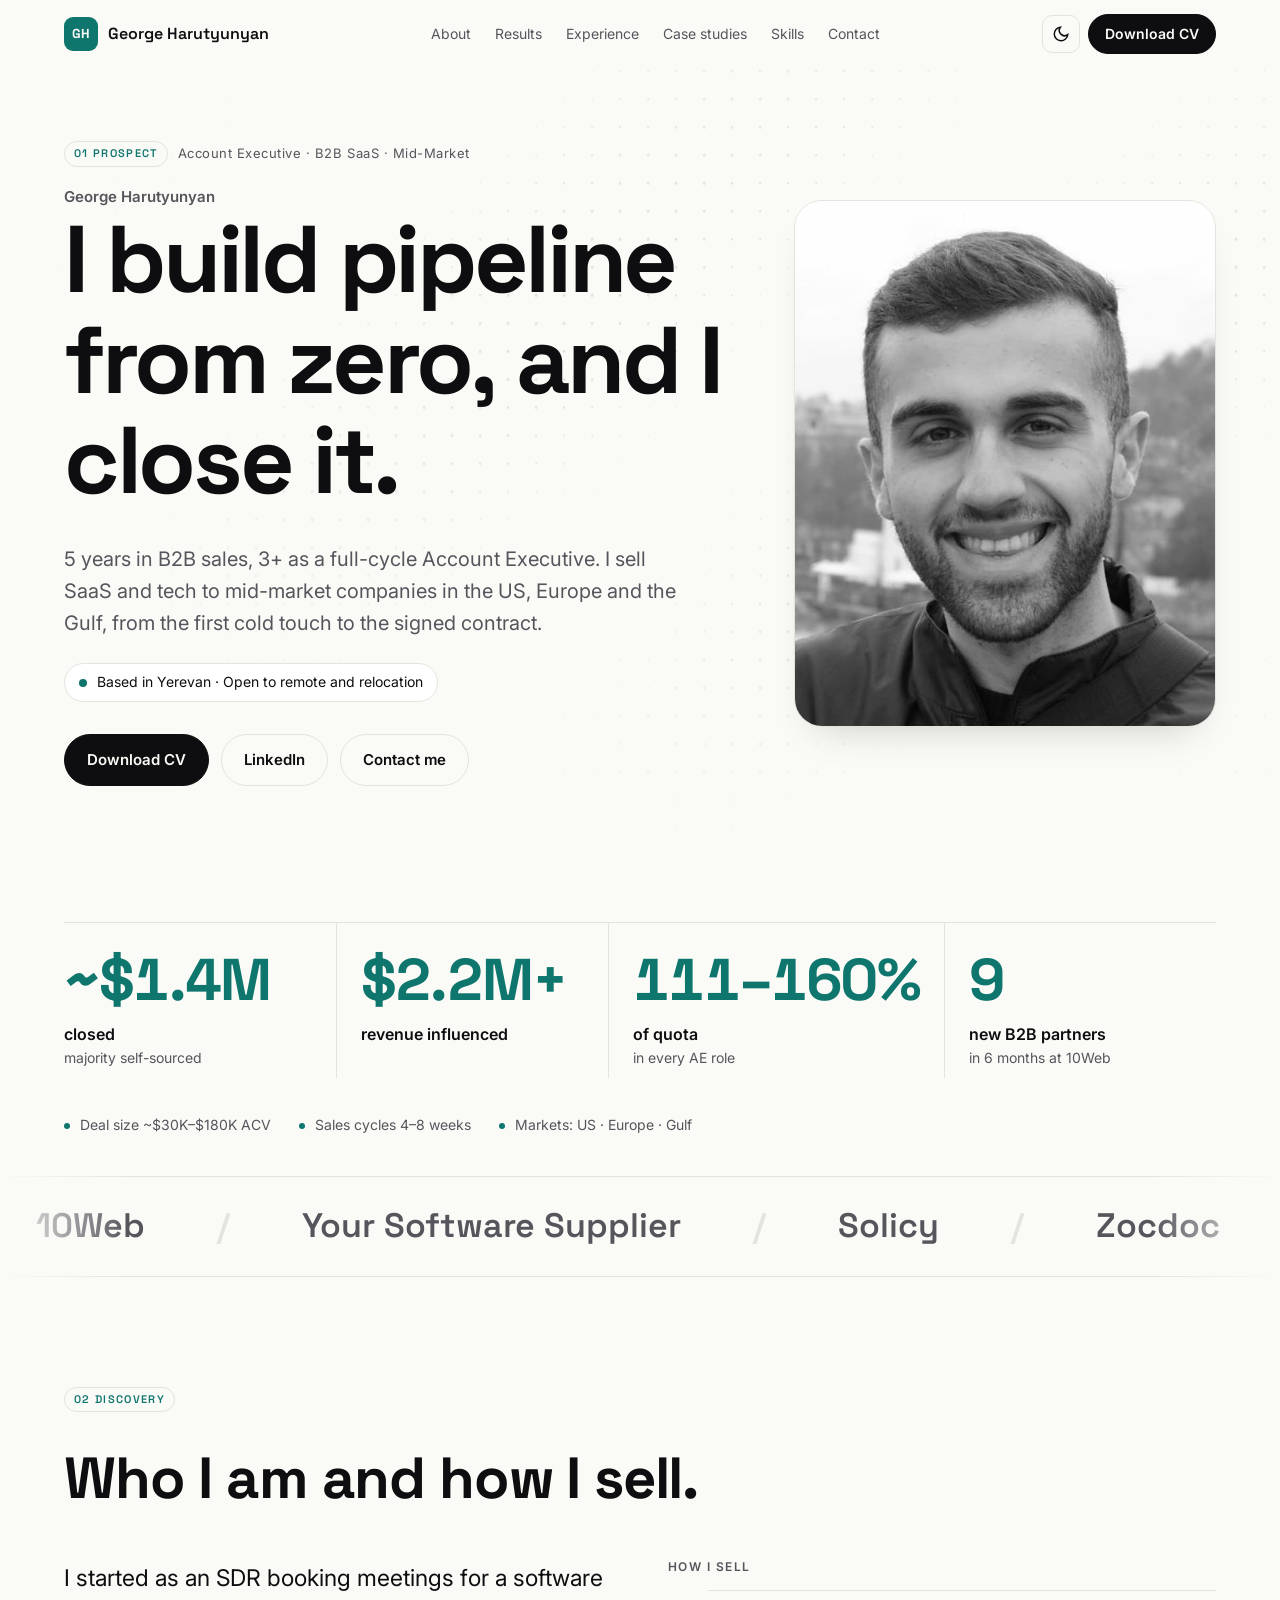
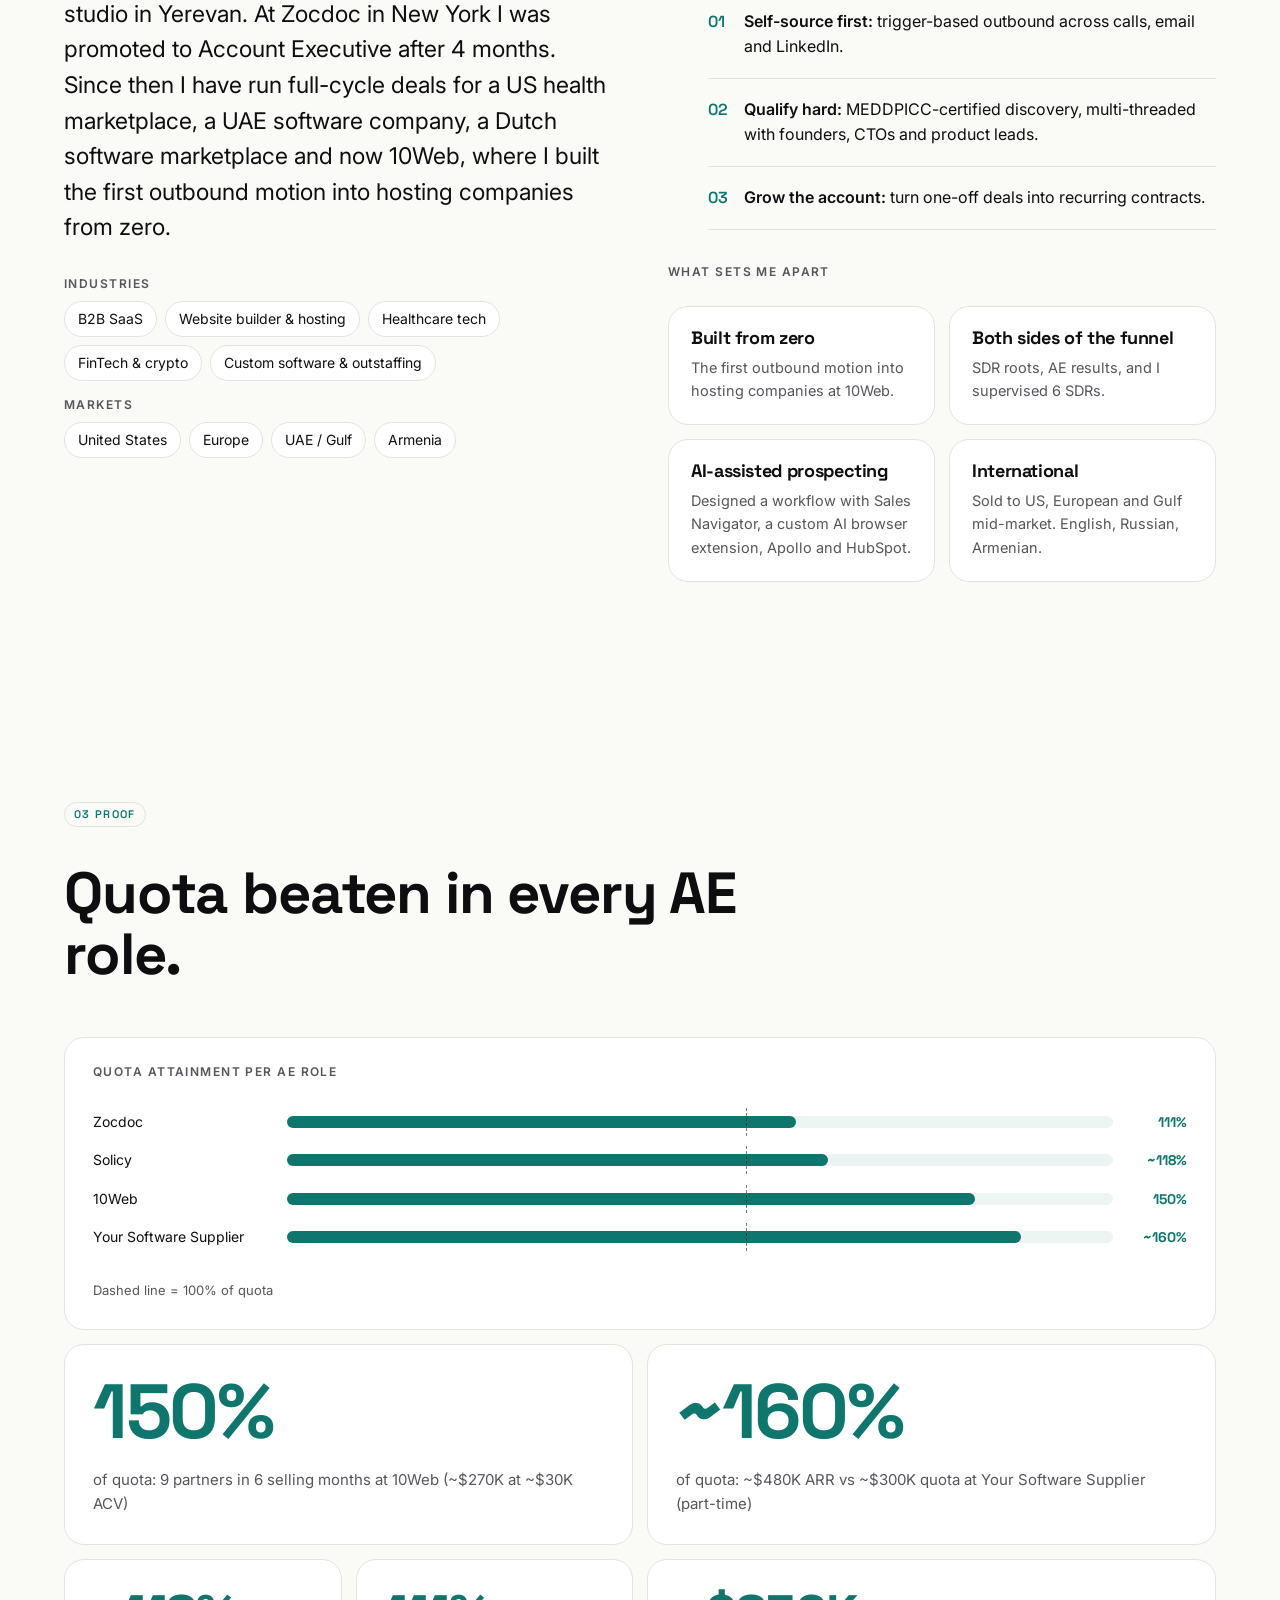
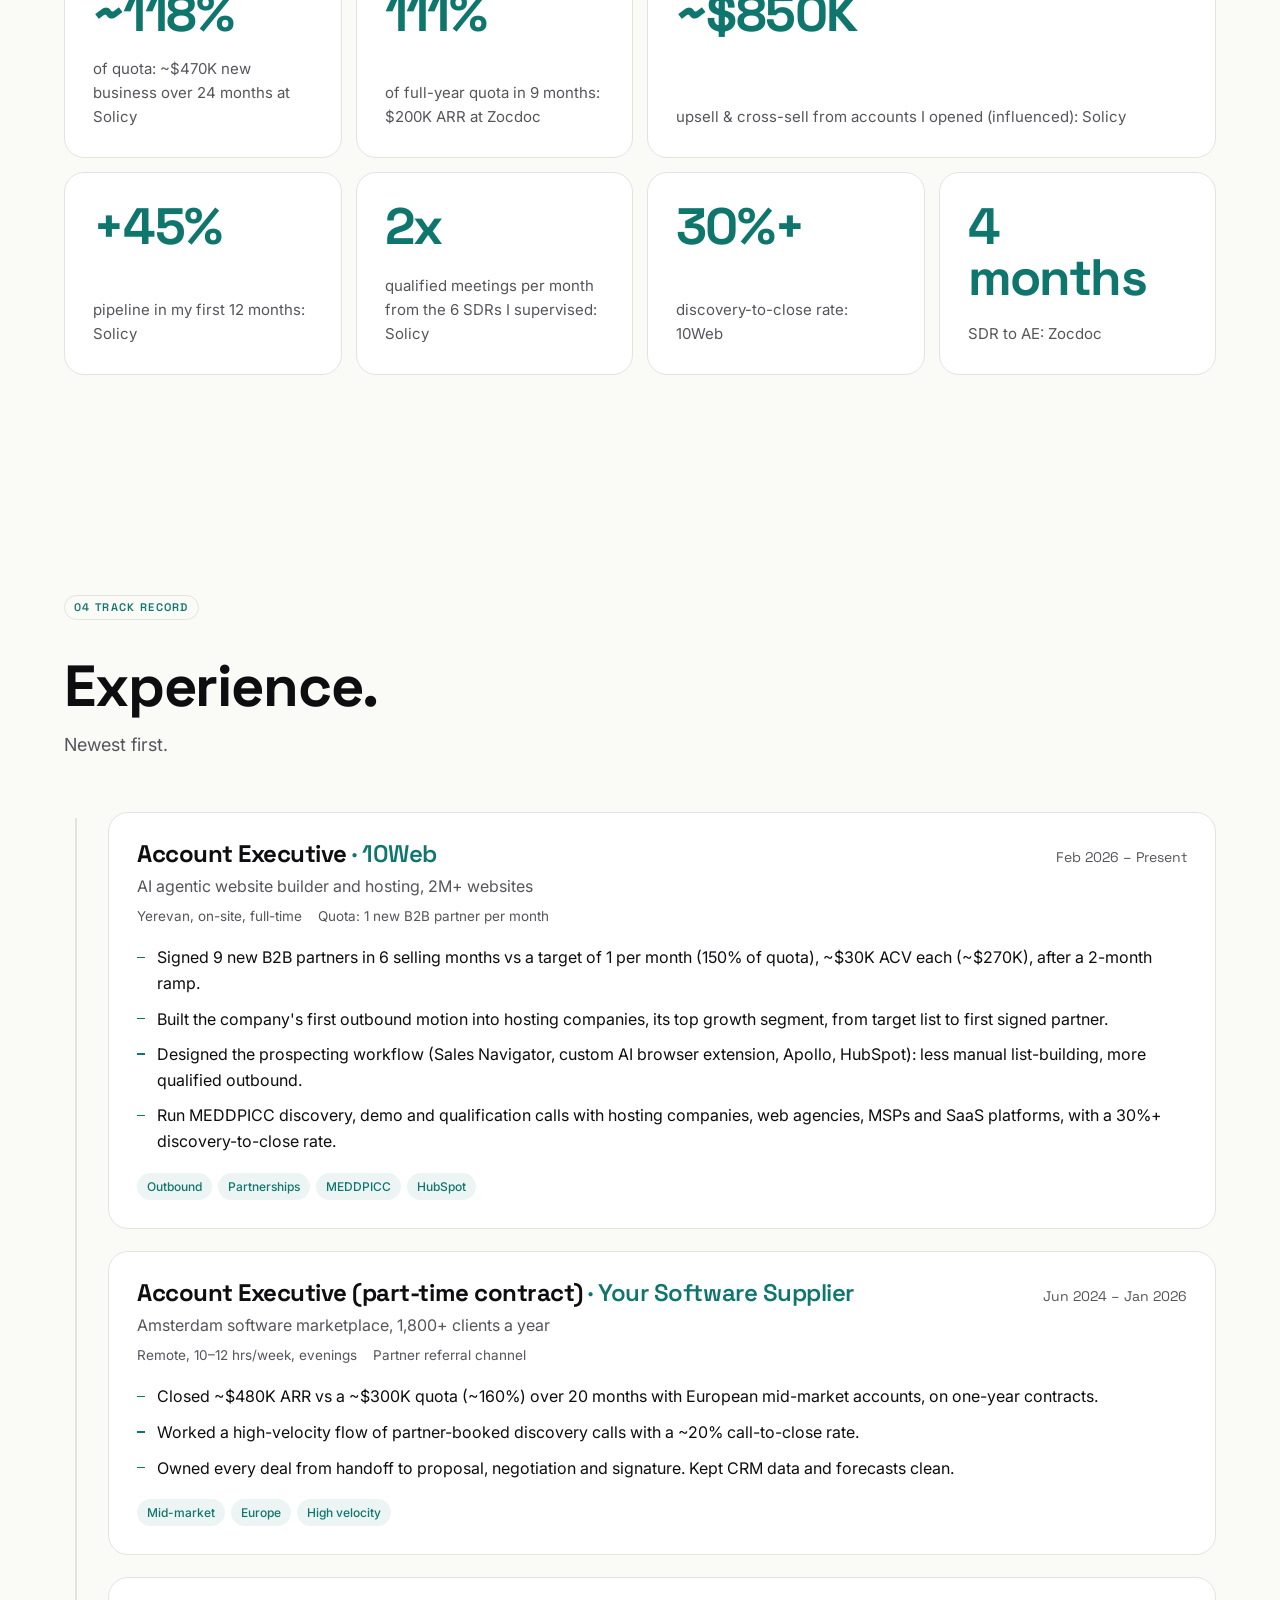
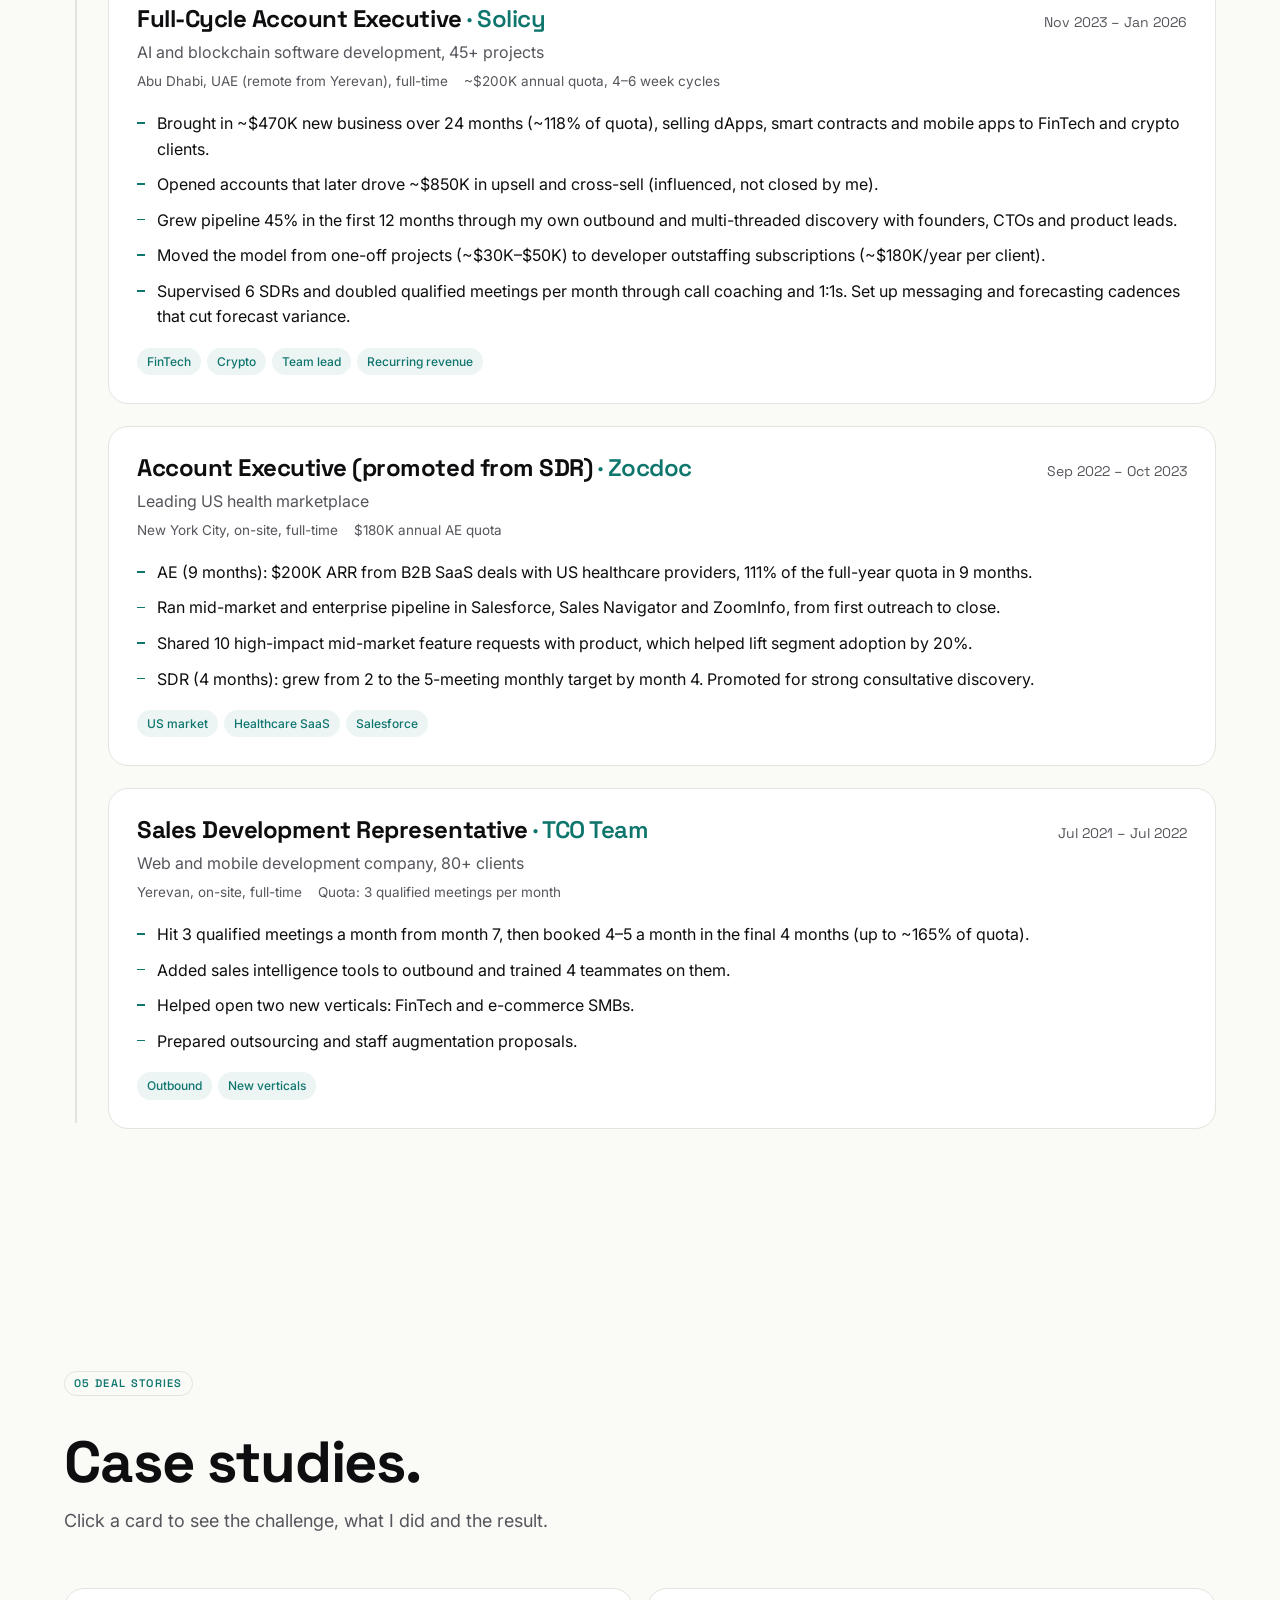
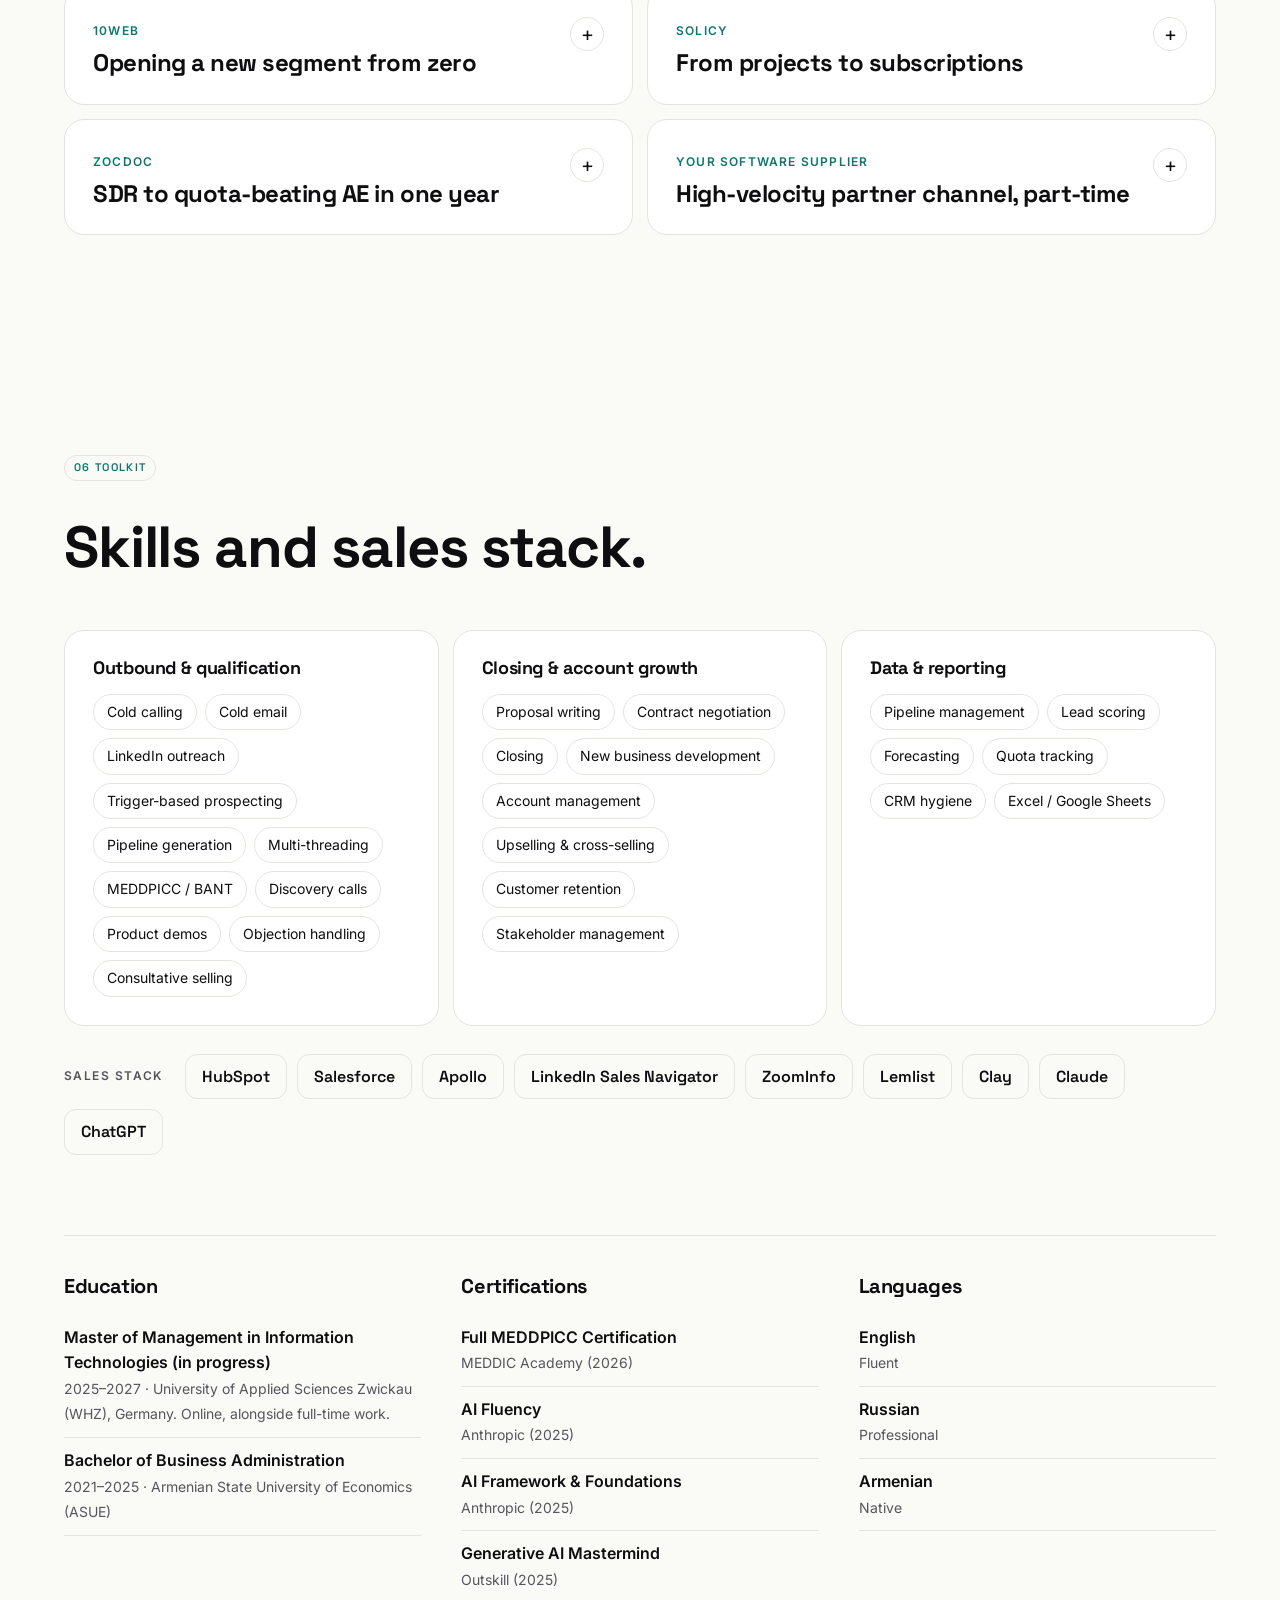
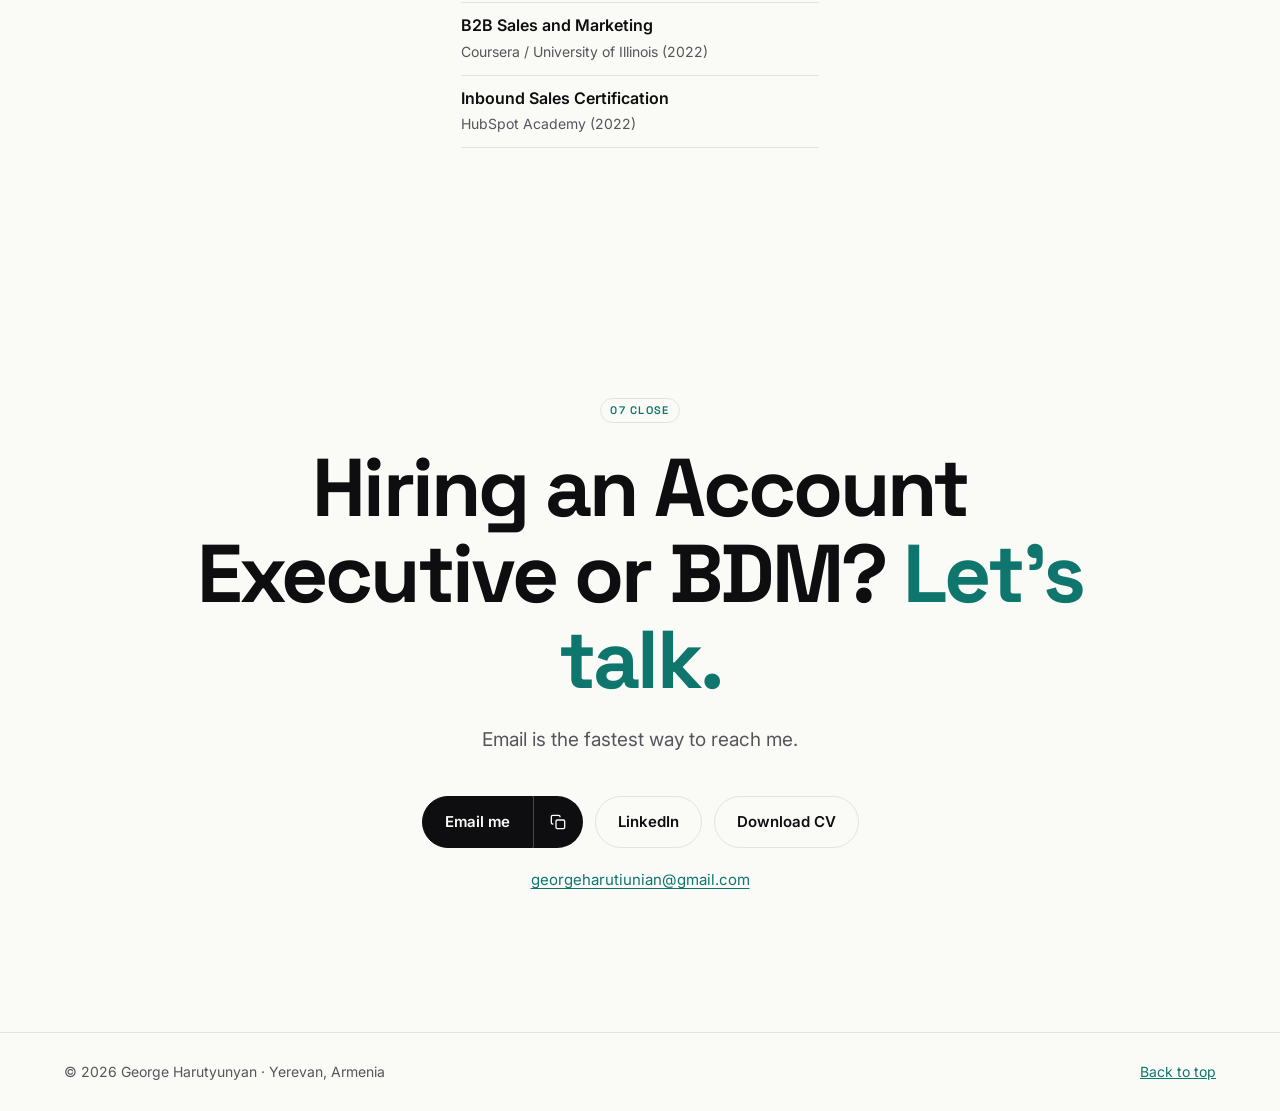
<file: index.html>
<!doctype html>
<html lang="en">
<head>
<meta charset="utf-8">
<meta name="viewport" content="width=device-width, initial-scale=1">
<title>George Harutyunyan | Account Executive, B2B SaaS</title>
<meta name="description" content="George Harutyunyan, full-cycle B2B SaaS Account Executive in Yerevan. ~$1.4M closed, 111–160% of quota in every AE role. Selling to mid-market in the US, Europe and the Gulf.">
<link rel="canonical" href="https://georgeharutiunian.github.io/">
<meta property="og:type" content="profile">
<meta property="og:title" content="George Harutyunyan | Account Executive, B2B SaaS">
<meta property="og:description" content="Full-cycle AE. Self-sourced pipeline. 111–160% of quota in every AE role.">
<meta property="og:url" content="https://georgeharutiunian.github.io/">
<meta property="og:image" content="https://georgeharutiunian.github.io/assets/img/og-image.svg">
<meta name="twitter:card" content="summary_large_image">
<meta name="twitter:title" content="George Harutyunyan | Account Executive, B2B SaaS">
<meta name="twitter:description" content="Full-cycle AE. Self-sourced pipeline. 111–160% of quota in every AE role.">
<meta name="twitter:image" content="https://georgeharutiunian.github.io/assets/img/og-image.svg">
<meta name="theme-color" content="#FAFAF7">
<link rel="icon" href="assets/img/favicon.svg" type="image/svg+xml">
<link rel="preconnect" href="https://fonts.googleapis.com">
<link rel="preconnect" href="https://fonts.gstatic.com" crossorigin>
<link rel="stylesheet" href="https://fonts.googleapis.com/css2?family=Inter:wght@400;500;600&family=Space+Grotesk:wght@500;600;700&display=swap">
<link rel="stylesheet" href="assets/css/styles.css">
<script>try{var t=localStorage.getItem('theme');if(t)document.documentElement.dataset.theme=t;}catch(e){}</script>
<script type="application/ld+json">
{"@context":"https://schema.org","@type":"Person","name":"George Harutyunyan","jobTitle":"Account Executive, B2B SaaS","email":"mailto:georgeharutiunian@gmail.com","address":{"@type":"PostalAddress","addressLocality":"Yerevan","addressCountry":"Armenia"},"sameAs":["https://www.linkedin.com/in/georgeharutiunian"],"url":"https://georgeharutiunian.github.io/"}
</script>
</head>
<body>
<a class="skip" href="#main">Skip to content</a>
<div class="progress" aria-hidden="true"><span id="progress"></span></div>
<header class="nav" id="nav">
  <div class="wrap nav-in">
    <a href="#top" class="brand" aria-label="George Harutyunyan, back to top"><span class="mono">GH</span><span class="brand-name">George Harutyunyan</span></a>
    <nav aria-label="Main">
      <ul class="links" id="menu">
        <li><a href="#about">About</a></li><li><a href="#results">Results</a></li><li><a href="#experience">Experience</a></li><li><a href="#cases">Case studies</a></li><li><a href="#skills">Skills</a></li><li><a href="#contact">Contact</a></li>
      </ul>
    </nav>
    <div class="nav-actions">
      <button class="icon-btn" id="theme" aria-label="Switch to dark mode"><svg width="18" height="18" viewBox="0 0 24 24" fill="none" stroke="currentColor" stroke-width="2" aria-hidden="true"><path d="M21 12.8A9 9 0 1 1 11.2 3a7 7 0 0 0 9.8 9.8z"/></svg></button>
      <a class="btn btn-primary btn-sm cv-link" href="assets/cv/George-Harutyunyan-CV.pdf" download>Download CV</a>
      <button class="icon-btn burger" id="burger" aria-label="Open menu" aria-expanded="false" aria-controls="menu"><span></span><span></span></button>
    </div>
  </div>
</header>

<main id="main">
  <section class="hero" id="top">
    <canvas id="dots" aria-hidden="true"></canvas>
    <div class="wrap hero-grid">
      <div>
        <p class="eyebrow"><span class="stage">01 Prospect</span> <span id="hero-eyebrow">Account Executive · B2B SaaS · Mid-Market</span></p>
        <h1 id="hero-title">George Harutyunyan<span class="sr-only">: </span><span class="h1-line" id="hero-headline">I build pipeline from zero, and I close it.</span></h1>
        <p class="lead" id="hero-intro">5 years in B2B sales, 3+ as a full-cycle Account Executive. I sell SaaS and tech to mid-market companies in the US, Europe and the Gulf, from the first cold touch to the signed contract.</p>
        <p class="chip-status" id="status" hidden><span class="pulse" aria-hidden="true"></span><span></span></p>
        <div class="cta">
          <a class="btn btn-primary magnetic cv-link" href="assets/cv/George-Harutyunyan-CV.pdf" download>Download CV</a>
          <a class="btn btn-ghost li-link" href="https://www.linkedin.com/in/georgeharutiunian" target="_blank" rel="noopener">LinkedIn</a>
          <a class="btn btn-ghost" href="#contact">Contact me</a>
        </div>
      </div>
      <div class="headshot" id="headshot"></div>
    </div>
  </section>
  <div id="app"></div>
</main>
<footer class="foot"><div class="wrap foot-in"><span id="footer-text">© 2026 George Harutyunyan · Yerevan, Armenia</span><a href="#top">Back to top</a></div></footer>
<div class="toast" id="toast" role="status" aria-live="polite"></div>
<script src="assets/js/content.js"></script>
<script src="assets/js/main.js"></script>
</body>
</html>
</file>
<file: assets/css/styles.css>
:root{--bg:#FAFAF7;--fg:#0E0E10;--muted:#55555c;--line:#E4E4DE;--card:#FFFFFF;--accent:#0F766E;--accent-soft:rgba(15,118,110,.08);--dot:rgba(14,14,16,.12);--shadow:0 20px 40px -24px rgba(14,14,16,.25);--display:"Space Grotesk",system-ui,sans-serif;--body:"Inter",system-ui,sans-serif;color-scheme:light}
[data-theme=dark]{--bg:#0B0B0C;--fg:#EDEDED;--muted:#a3a3aa;--line:#232327;--card:#131315;--accent:#2DD4BF;--accent-soft:rgba(45,212,191,.08);--dot:rgba(237,237,237,.1);--shadow:0 20px 40px -24px rgba(0,0,0,.8);color-scheme:dark}
*{box-sizing:border-box}html{scroll-behavior:smooth;scroll-padding-top:80px}
body{margin:0;background:var(--bg);color:var(--fg);font:16px/1.6 var(--body);-webkit-font-smoothing:antialiased;transition:background .3s,color .3s}
h1,h2,h3{font-family:var(--display);line-height:1.05;letter-spacing:-.02em;margin:0}
a{color:inherit}p{margin:0}ul{margin:0;padding:0;list-style:none}
.wrap{max-width:1200px;margin:0 auto;padding:0 24px}
.sr-only{position:absolute;width:1px;height:1px;overflow:hidden;clip:rect(0 0 0 0)}
.skip{position:absolute;left:-999px;top:8px;background:var(--fg);color:var(--bg);padding:8px 14px;border-radius:8px;z-index:100}.skip:focus{left:8px}
:focus-visible{outline:2px solid var(--accent);outline-offset:3px;border-radius:6px}
.progress{position:fixed;top:0;left:0;right:0;height:2px;z-index:60}.progress span{display:block;height:100%;width:100%;background:var(--accent);transform-origin:0 50%;transform:scaleX(0)}
/* nav */
.nav{position:sticky;top:0;z-index:50;transition:background .3s,border-color .3s;border-bottom:1px solid transparent}
.nav.scrolled{background:color-mix(in srgb,var(--bg) 78%,transparent);backdrop-filter:blur(14px);-webkit-backdrop-filter:blur(14px);border-color:var(--line)}
.nav-in{display:flex;align-items:center;justify-content:space-between;height:68px;gap:16px}
.brand{display:flex;align-items:center;gap:10px;text-decoration:none;font-weight:600;font-family:var(--display)}
.mono{display:grid;place-items:center;width:34px;height:34px;border-radius:9px;background:var(--accent);color:var(--bg);font-size:13px;font-weight:700}
.links{display:flex;gap:4px}.links a{text-decoration:none;font-size:14px;color:var(--muted);padding:8px 10px;border-radius:8px;transition:color .2s}
.links a:hover,.links a.active{color:var(--fg)}.links a.active{background:var(--accent-soft)}
.nav-actions{display:flex;align-items:center;gap:8px}
.icon-btn{width:38px;height:38px;display:grid;place-items:center;border:1px solid var(--line);background:transparent;color:var(--fg);border-radius:10px;cursor:pointer}
.burger{display:none;gap:5px;align-content:center}.burger span{display:block;width:16px;height:1.5px;background:currentColor;transition:transform .25s}
.burger[aria-expanded=true] span:first-child{transform:translateY(3.25px) rotate(45deg)}.burger[aria-expanded=true] span:last-child{transform:translateY(-3.25px) rotate(-45deg)}
/* buttons */
.btn{display:inline-flex;align-items:center;gap:8px;padding:13px 22px;border-radius:999px;font-weight:600;font-size:15px;text-decoration:none;border:1px solid var(--line);background:transparent;color:var(--fg);cursor:pointer;transition:transform .2s,background .2s,border-color .2s;font-family:var(--body)}
.btn:hover{border-color:var(--fg)}.btn-primary{background:var(--fg);color:var(--bg);border-color:var(--fg)}.btn-primary:hover{background:var(--accent);border-color:var(--accent)}
.btn-sm{padding:8px 16px;font-size:14px}
/* hero */
.hero{position:relative;padding:72px 0 64px;overflow:hidden}
#dots{position:absolute;inset:0;width:100%;height:100%;-webkit-mask-image:radial-gradient(ellipse at 70% 40%,#000 20%,transparent 75%);mask-image:radial-gradient(ellipse at 70% 40%,#000 20%,transparent 75%)}
.hero-grid{position:relative;display:grid;grid-template-columns:1.6fr 1fr;gap:56px;align-items:center}
.eyebrow{font-size:13px;color:var(--muted);letter-spacing:.04em;margin-bottom:22px;display:flex;gap:10px;flex-wrap:wrap;align-items:center}
.stage{font-family:var(--display);color:var(--accent);font-weight:600;text-transform:uppercase;letter-spacing:.12em;font-size:11px;border:1px solid var(--line);padding:3px 9px;border-radius:999px}
#hero-title{font-size:15px;font-family:var(--body);font-weight:600;letter-spacing:0;color:var(--muted)}
.h1-line{display:block;font-family:var(--display);color:var(--fg);font-size:clamp(44px,7.4vw,96px);font-weight:700;letter-spacing:-.035em;line-height:.98;margin-top:10px}
.w{display:inline-block;overflow:hidden;vertical-align:top;padding-bottom:.08em}.w>span{display:inline-block;transform:translateY(105%);animation:up .9s cubic-bezier(.2,.7,.1,1) forwards}
@keyframes up{to{transform:none}}
.lead{font-size:clamp(17px,1.6vw,20px);color:var(--muted);max-width:620px;margin-top:28px}
.chip-status{display:inline-flex;align-items:center;gap:10px;margin-top:24px;font-size:14px;padding:7px 14px;border:1px solid var(--line);border-radius:999px;background:var(--card)}
.pulse{width:8px;height:8px;border-radius:50%;background:var(--accent);box-shadow:0 0 0 0 var(--accent);animation:pulse 2.4s infinite}
@keyframes pulse{70%{box-shadow:0 0 0 8px transparent}100%{box-shadow:0 0 0 0 transparent}}
.cta{display:flex;gap:12px;flex-wrap:wrap;margin-top:32px}
.headshot{aspect-ratio:4/5;border-radius:28px;border:1px solid var(--line);background:var(--card);display:grid;place-items:center;position:relative;overflow:hidden;box-shadow:var(--shadow)}
.headshot img{width:100%;height:100%;object-fit:cover}
.headshot .big-mono{font-family:var(--display);font-size:clamp(80px,12vw,150px);font-weight:700;color:var(--accent);letter-spacing:-.04em}
.headshot .ph{position:absolute;bottom:14px;left:14px;right:14px;margin:0}
/* placeholders */
.ph{border:1.5px dashed var(--accent);color:var(--accent);background:var(--accent-soft);padding:12px 14px;border-radius:12px;font-size:14px;font-weight:500;text-align:center}
/* marquee */
.marquee{border-block:1px solid var(--line);overflow:hidden;padding:22px 0;-webkit-mask-image:linear-gradient(90deg,transparent,#000 10%,#000 90%,transparent);mask-image:linear-gradient(90deg,transparent,#000 10%,#000 90%,transparent)}
.track{display:flex;width:max-content;animation:scroll 40s linear infinite}.marquee:hover .track{animation-play-state:paused}
.track span{font-family:var(--display);font-size:clamp(22px,3vw,34px);font-weight:600;color:var(--muted);padding:0 36px;white-space:nowrap}.track span::after{content:"/";margin-left:72px;color:var(--line)}
@keyframes scroll{to{transform:translateX(-50%)}}
/* sections */
section.s{padding:110px 0}
.s-head{display:flex;flex-direction:column;gap:14px;margin-bottom:52px;max-width:760px}
.s-head h2{font-size:clamp(34px,4.6vw,58px);font-weight:700}
.s-head p{color:var(--muted);font-size:18px}
/* proof */
.proof{padding:72px 0 40px}
.stats{display:grid;grid-template-columns:repeat(4,1fr);border-top:1px solid var(--line)}
.stat{padding:28px 24px 8px 0}.stat+.stat{padding-left:24px;border-left:1px solid var(--line)}
.num{font-family:var(--display);font-size:clamp(38px,4.6vw,62px);font-weight:700;color:var(--accent);letter-spacing:-.03em;line-height:1;white-space:nowrap;font-variant-numeric:tabular-nums}
.stat .l{font-weight:600;margin-top:12px}.stat .sub{color:var(--muted);font-size:14px}
.prow{display:flex;flex-wrap:wrap;gap:8px 28px;margin-top:36px;color:var(--muted);font-size:14px}.prow span::before{content:"";display:inline-block;width:6px;height:6px;border-radius:50%;background:var(--accent);margin-right:10px;vertical-align:middle}
/* cards */
.card{position:relative;background:var(--card);border:1px solid var(--line);border-radius:20px;padding:28px;transition:transform .35s cubic-bezier(.2,.7,.1,1),box-shadow .35s,border-color .35s;overflow:hidden}
.card::before{content:"";position:absolute;inset:0;pointer-events:none;opacity:0;transition:opacity .3s;background:radial-gradient(320px circle at var(--mx,50%) var(--my,50%),var(--accent-soft),transparent 60%)}
@media (hover:hover){.card:hover{transform:translateY(-4px);box-shadow:var(--shadow)}.card:hover::before{opacity:1}}
.card>*{position:relative}
/* about */
.about-grid{display:grid;grid-template-columns:1fr 1fr;gap:56px}
.story{font-size:clamp(19px,1.8vw,23px);line-height:1.55}
.kv{margin-top:32px;display:grid;gap:18px}.kv h3{font-family:var(--body);font-size:12px;text-transform:uppercase;letter-spacing:.12em;color:var(--muted);font-weight:600;margin-bottom:10px}
.chips{display:flex;flex-wrap:wrap;gap:8px}.chip{font-size:14px;padding:6px 13px;border:1px solid var(--line);border-radius:999px;background:var(--card)}
.how li{display:grid;grid-template-columns:36px 1fr;padding:18px 0;border-bottom:1px solid var(--line)}.how li:first-child{border-top:1px solid var(--line)}
.how .n{font-family:var(--display);color:var(--accent);font-weight:600}.how strong{font-weight:600}
.apart{display:grid;grid-template-columns:1fr 1fr;gap:14px;margin-top:28px}.apart .card{padding:22px}.apart h3{font-size:18px;margin-bottom:8px}.apart p{color:var(--muted);font-size:14.5px}
.sub-h{font-size:12px;text-transform:uppercase;letter-spacing:.12em;color:var(--muted);font-weight:600;font-family:var(--body);margin:0 0 6px}
/* results */
.bento{display:grid;grid-template-columns:repeat(4,1fr);gap:14px}
.bento .card{display:flex;flex-direction:column;justify-content:space-between;min-height:180px;gap:18px}
.bento .lg{grid-column:span 2}.bento .wide{grid-column:span 2}.bento .chart{grid-column:span 4}
.bento .big{font-family:var(--display);font-size:clamp(34px,4vw,52px);font-weight:700;color:var(--accent);letter-spacing:-.03em;line-height:1}.bento .lg .big{font-size:clamp(48px,6vw,80px)}
.bento .t{color:var(--muted);font-size:15px}
.bars{display:grid;gap:16px;position:relative;margin-top:8px}
.bar{display:grid;grid-template-columns:180px 1fr 60px;align-items:center;gap:14px;font-size:14px}
.bar-track{position:relative;height:12px;background:var(--accent-soft);border-radius:99px}
.bar-fill{height:100%;border-radius:99px;background:var(--accent);width:0;transition:width 1.4s cubic-bezier(.2,.7,.1,1)}
.bar-track .hundred{position:absolute;top:-8px;bottom:-8px;border-left:1.5px dashed var(--fg);opacity:.55}
.bar b{font-family:var(--display);color:var(--accent);text-align:right}
.legend{font-size:13px;color:var(--muted);margin-top:14px}
/* timeline */
.tl{position:relative;padding-left:44px}
.tl-line{position:absolute;left:11px;top:6px;bottom:6px;width:2px;background:var(--line)}.tl-line span{display:block;width:100%;height:100%;background:var(--accent);transform-origin:top;transform:scaleY(0)}
.role{position:relative;margin-bottom:22px}
.role::before{content:"";position:absolute;left:-40px;top:34px;width:14px;height:14px;border-radius:50%;background:var(--bg);border:2px solid var(--accent)}
.role-top{display:flex;justify-content:space-between;gap:16px;flex-wrap:wrap;align-items:baseline}
.role h3{font-size:24px}.role .co{color:var(--accent);font-weight:600}
.role .dates{font-family:var(--display);color:var(--muted);font-size:14px;white-space:nowrap}
.role .note{color:var(--muted);margin-top:6px}.role .meta{font-size:13.5px;color:var(--muted);margin-top:6px;display:flex;gap:6px 16px;flex-wrap:wrap}
.role ul{margin-top:18px;display:grid;gap:10px}.role li{padding-left:20px;position:relative}.role li::before{content:"";position:absolute;left:0;top:.7em;width:8px;height:1.5px;background:var(--accent)}
.tags{display:flex;flex-wrap:wrap;gap:6px;margin-top:18px}.tag{font-size:12px;padding:4px 10px;border-radius:999px;background:var(--accent-soft);color:var(--accent);font-weight:500}
/* cases */
.cases{display:grid;grid-template-columns:1fr 1fr;gap:14px}
.case button.head{all:unset;cursor:pointer;display:flex;justify-content:space-between;gap:16px;width:100%;align-items:flex-start}
.case button.head:focus-visible{outline:2px solid var(--accent);outline-offset:6px;border-radius:8px}
.case .ctag{font-size:12px;color:var(--accent);font-weight:600;text-transform:uppercase;letter-spacing:.1em}
.case h3{font-size:24px;margin-top:8px}
.case .plus{flex:none;width:34px;height:34px;border-radius:50%;border:1px solid var(--line);display:grid;place-items:center;transition:transform .3s;font-size:20px}
.case.open .plus{transform:rotate(45deg)}
.case .body{display:grid;grid-template-rows:0fr;transition:grid-template-rows .45s ease}.case.open .body{grid-template-rows:1fr}.case .body>div{overflow:hidden}
.steps{display:grid;gap:14px;padding-top:22px}.steps div{display:grid;grid-template-columns:110px 1fr;gap:12px}.steps dt{font-size:12px;text-transform:uppercase;letter-spacing:.1em;color:var(--muted);font-weight:600;padding-top:3px}
.steps dd{margin:0}.steps .res dd{color:var(--accent);font-weight:600}
.case .ph{margin-top:18px;text-align:left}
.testi{margin-top:14px;padding:44px}
/* skills */
.sk{display:grid;grid-template-columns:repeat(3,1fr);gap:14px}.sk h3{font-size:18px;margin-bottom:16px}
.stack{margin-top:28px;display:flex;flex-wrap:wrap;gap:10px;align-items:center}.stack .sub-h{margin:0 12px 0 0}
.pill{font-family:var(--display);font-weight:600;padding:9px 16px;border-radius:12px;border:1px solid var(--line)}
/* edu */
.edu{display:grid;grid-template-columns:repeat(3,1fr);gap:40px;border-top:1px solid var(--line);padding-top:40px}
.edu h3{font-size:20px;margin-bottom:18px}.edu li{padding:10px 0;border-bottom:1px solid var(--line)}.edu li strong{display:block;font-weight:600}.edu li span{font-size:14px;color:var(--muted)}
/* contact */
.contact{text-align:center;padding:140px 0}
.contact h2{font-size:clamp(40px,6.4vw,84px);font-weight:700;max-width:960px;margin:20px auto 0;letter-spacing:-.035em}
.contact h2 em{font-style:normal;color:var(--accent)}
.contact p.l{color:var(--muted);font-size:19px;margin-top:22px}
.contact .cta{justify-content:center;margin-top:40px}
.email-group{display:inline-flex;border-radius:999px}
.email-group .btn-primary{border-radius:999px 0 0 999px}.email-group .copy{border-radius:0 999px 999px 0;padding:13px 16px;border-left:1px solid color-mix(in srgb,var(--bg) 25%,transparent)}
.addr{margin-top:20px;font-size:15px;color:var(--muted)}.addr a{color:var(--accent);text-underline-offset:3px}
.foot{border-top:1px solid var(--line);padding:28px 0;font-size:14px;color:var(--muted)}.foot-in{display:flex;justify-content:space-between;gap:12px;flex-wrap:wrap}.foot a{color:var(--accent)}
.toast{position:fixed;bottom:24px;left:50%;transform:translate(-50%,20px);background:var(--fg);color:var(--bg);padding:10px 18px;border-radius:999px;font-size:14px;font-weight:500;opacity:0;pointer-events:none;transition:.3s;z-index:80}.toast.show{opacity:1;transform:translate(-50%,0)}
/* reveal */
.rv{opacity:0;transform:translateY(24px);transition:opacity .8s ease,transform .8s cubic-bezier(.2,.7,.1,1);transition-delay:var(--d,0ms)}.rv.in{opacity:1;transform:none}
/* responsive */
@media (max-width:1040px){.links a{padding:8px 7px;font-size:13.5px}.brand-name{display:none}}
@media (max-width:900px){
 .burger{display:grid}.links{position:absolute;top:68px;left:0;right:0;flex-direction:column;background:var(--bg);border-bottom:1px solid var(--line);padding:12px 24px 20px;display:none}.links.open{display:flex}.links a{font-size:17px;padding:12px 0;display:block}.brand-name{display:inline}
 .nav-actions .cv-link{display:none}
 .hero-grid,.about-grid{grid-template-columns:1fr;gap:40px}.headshot{max-width:300px;aspect-ratio:1}
 .stats{grid-template-columns:1fr 1fr}.stat:nth-child(3){border-left:0;padding-left:0}.stat:nth-child(n+3){border-top:1px solid var(--line)}
 .bento{grid-template-columns:1fr 1fr}.bento .chart{grid-column:span 2}
 .cases,.sk,.edu{grid-template-columns:1fr}.edu{gap:28px}
 section.s{padding:80px 0}
}
@media (max-width:560px){
 .wrap{padding:0 18px}.stats{grid-template-columns:1fr}.stat+.stat{border-left:0;padding-left:0;border-top:1px solid var(--line)}
 .bento{grid-template-columns:1fr}.bento .lg,.bento .wide,.bento .chart{grid-column:span 1}
 .apart{grid-template-columns:1fr}.bar{grid-template-columns:1fr 50px}.bar>span:first-child{grid-column:span 2}
 .steps div{grid-template-columns:1fr;gap:2px}.tl{padding-left:32px}.role::before{left:-28px}.tl-line{left:5px}.card{padding:22px}
 .brand-name{font-size:15px}.cta .btn{flex:1 1 auto;justify-content:center}
}
@media (prefers-reduced-motion:reduce){*,*::before,*::after{animation:none!important;transition:none!important;scroll-behavior:auto!important}.rv{opacity:1;transform:none}.w>span{transform:none}.tl-line span{transform:none}}

.ph,.testi:has(.ph){display:none}
</file>
